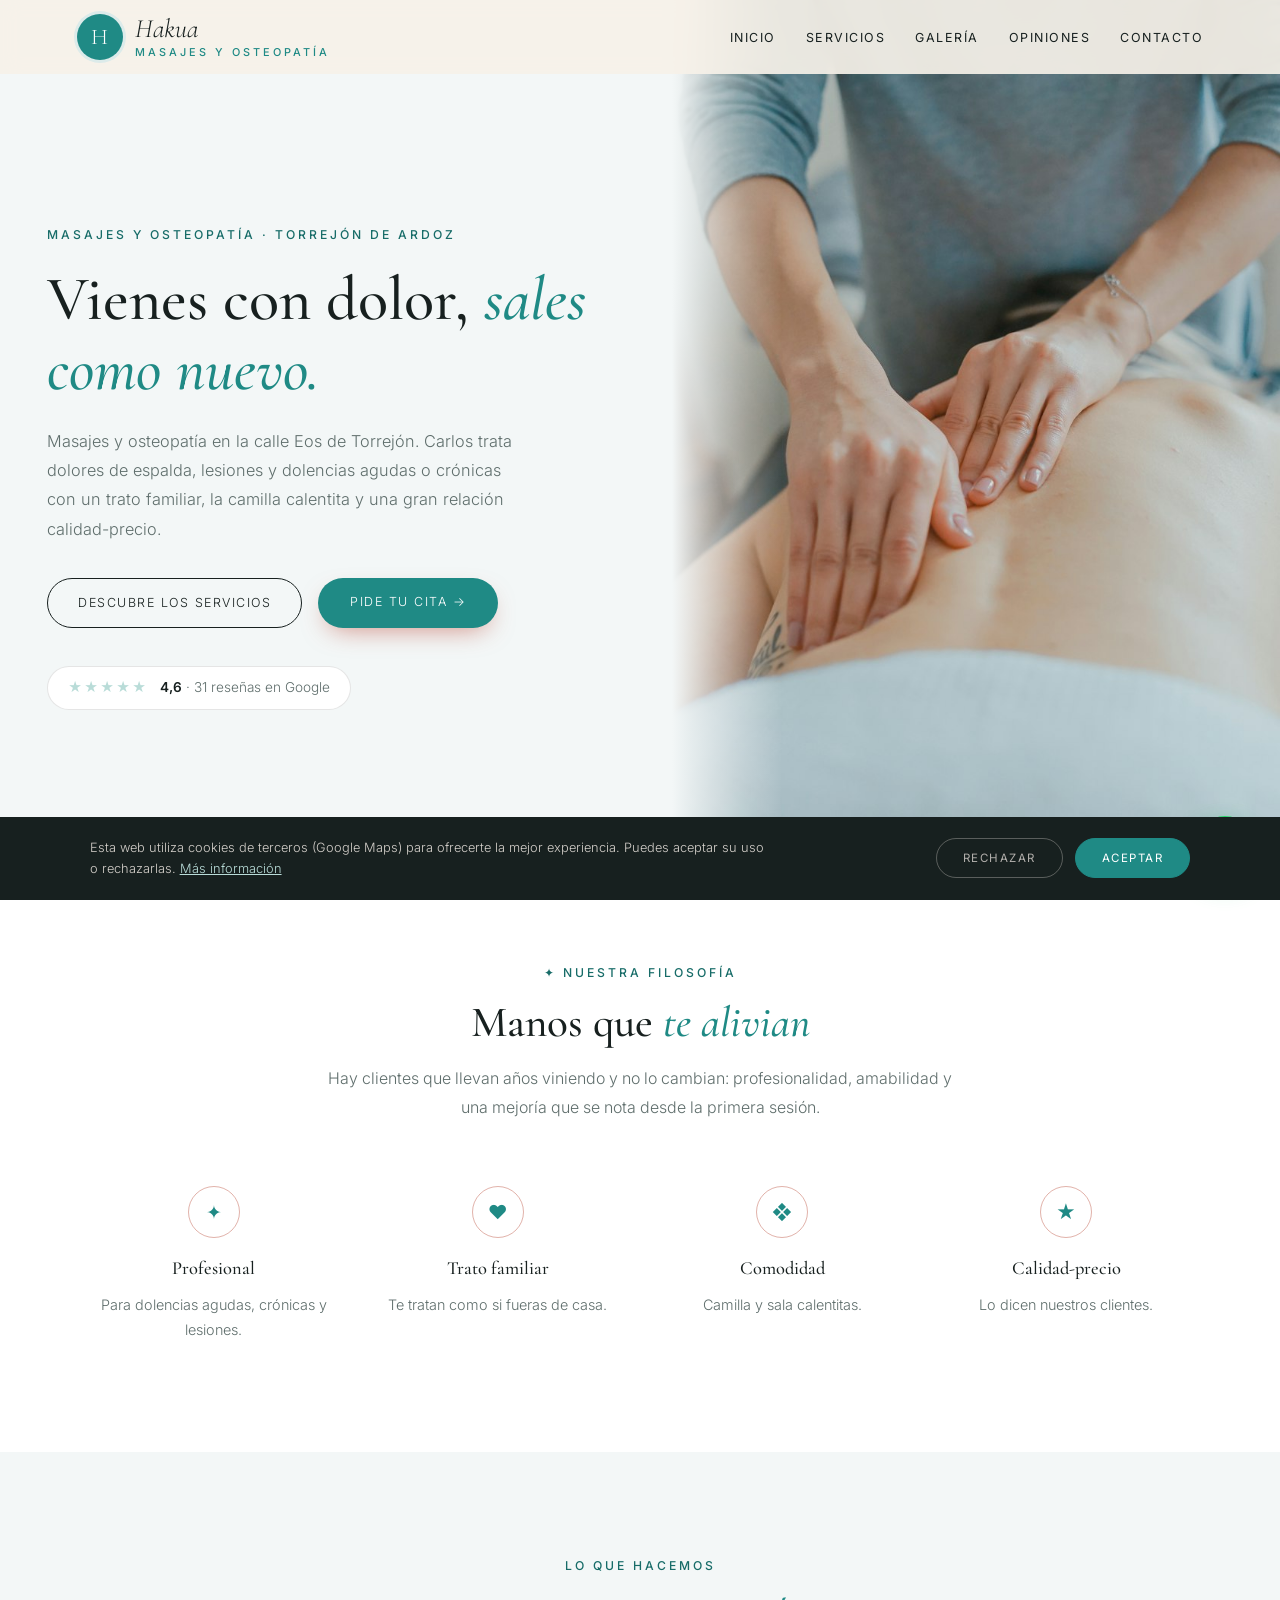
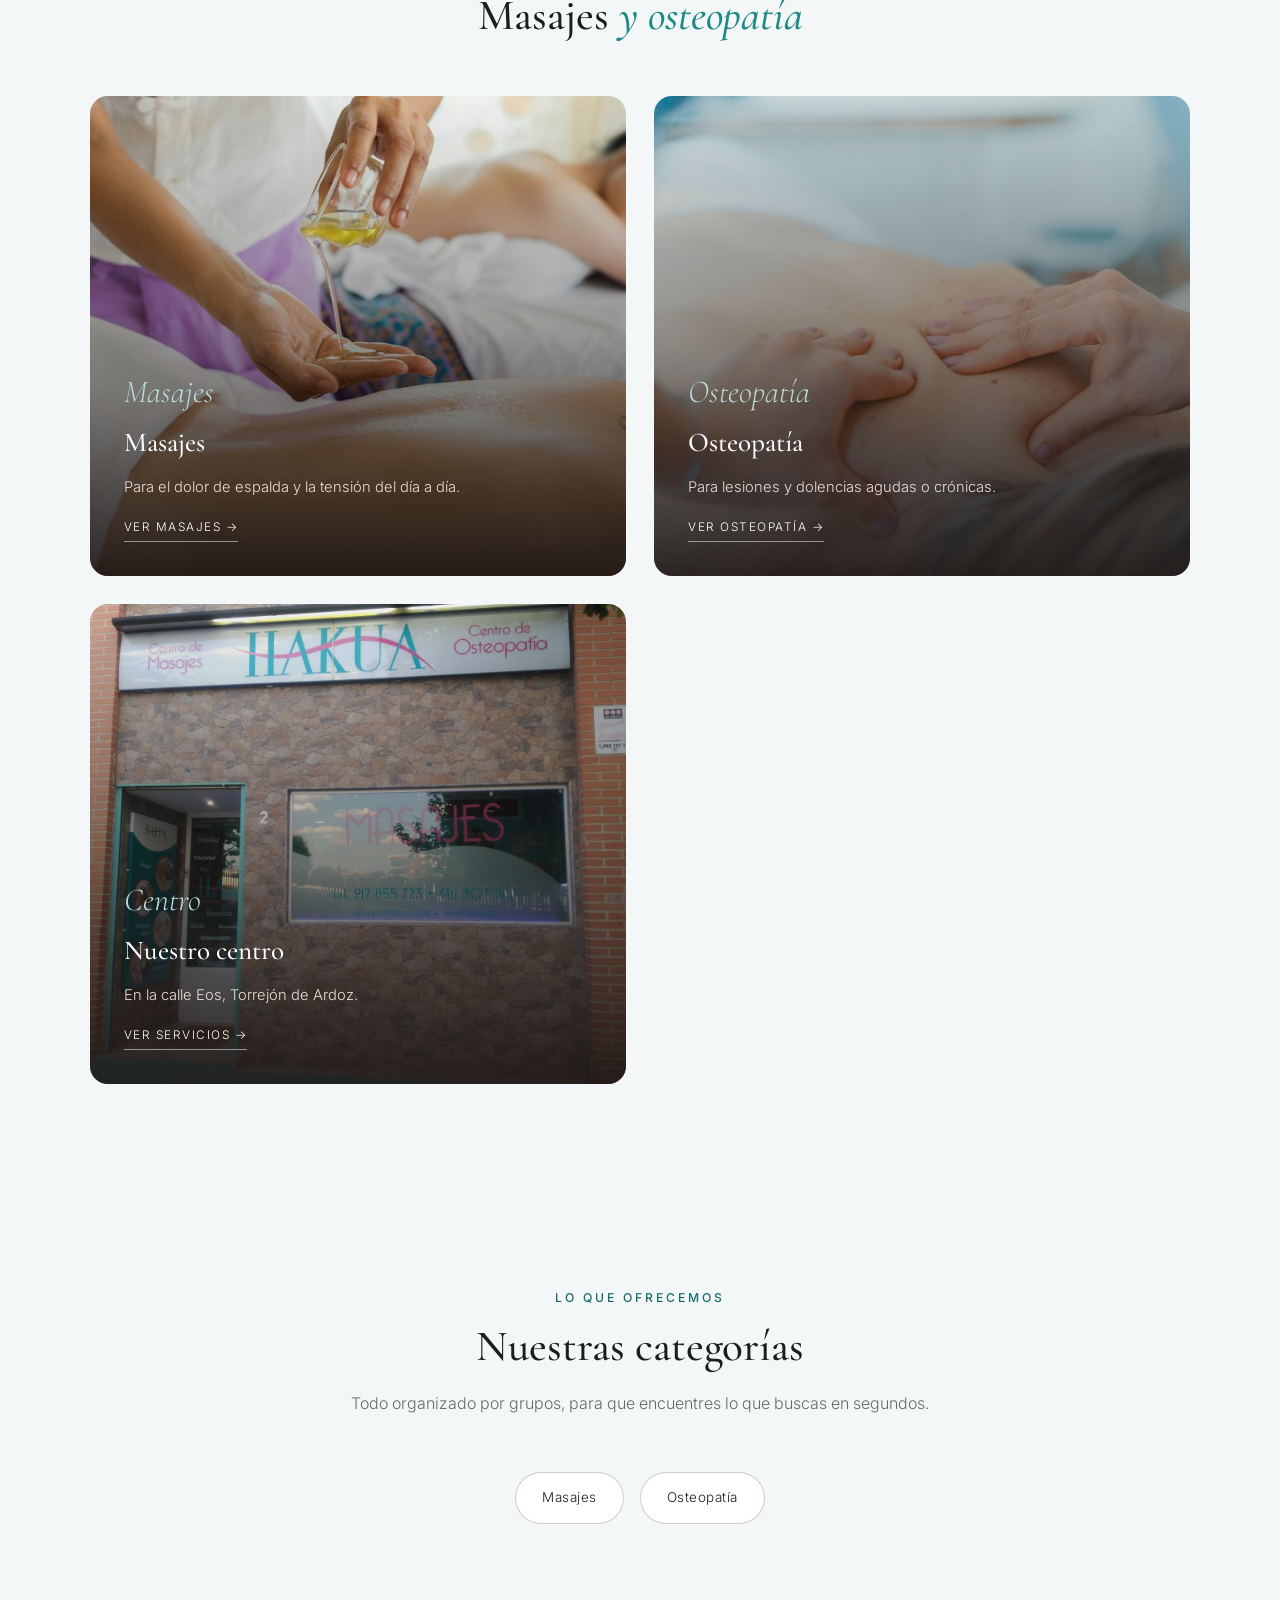
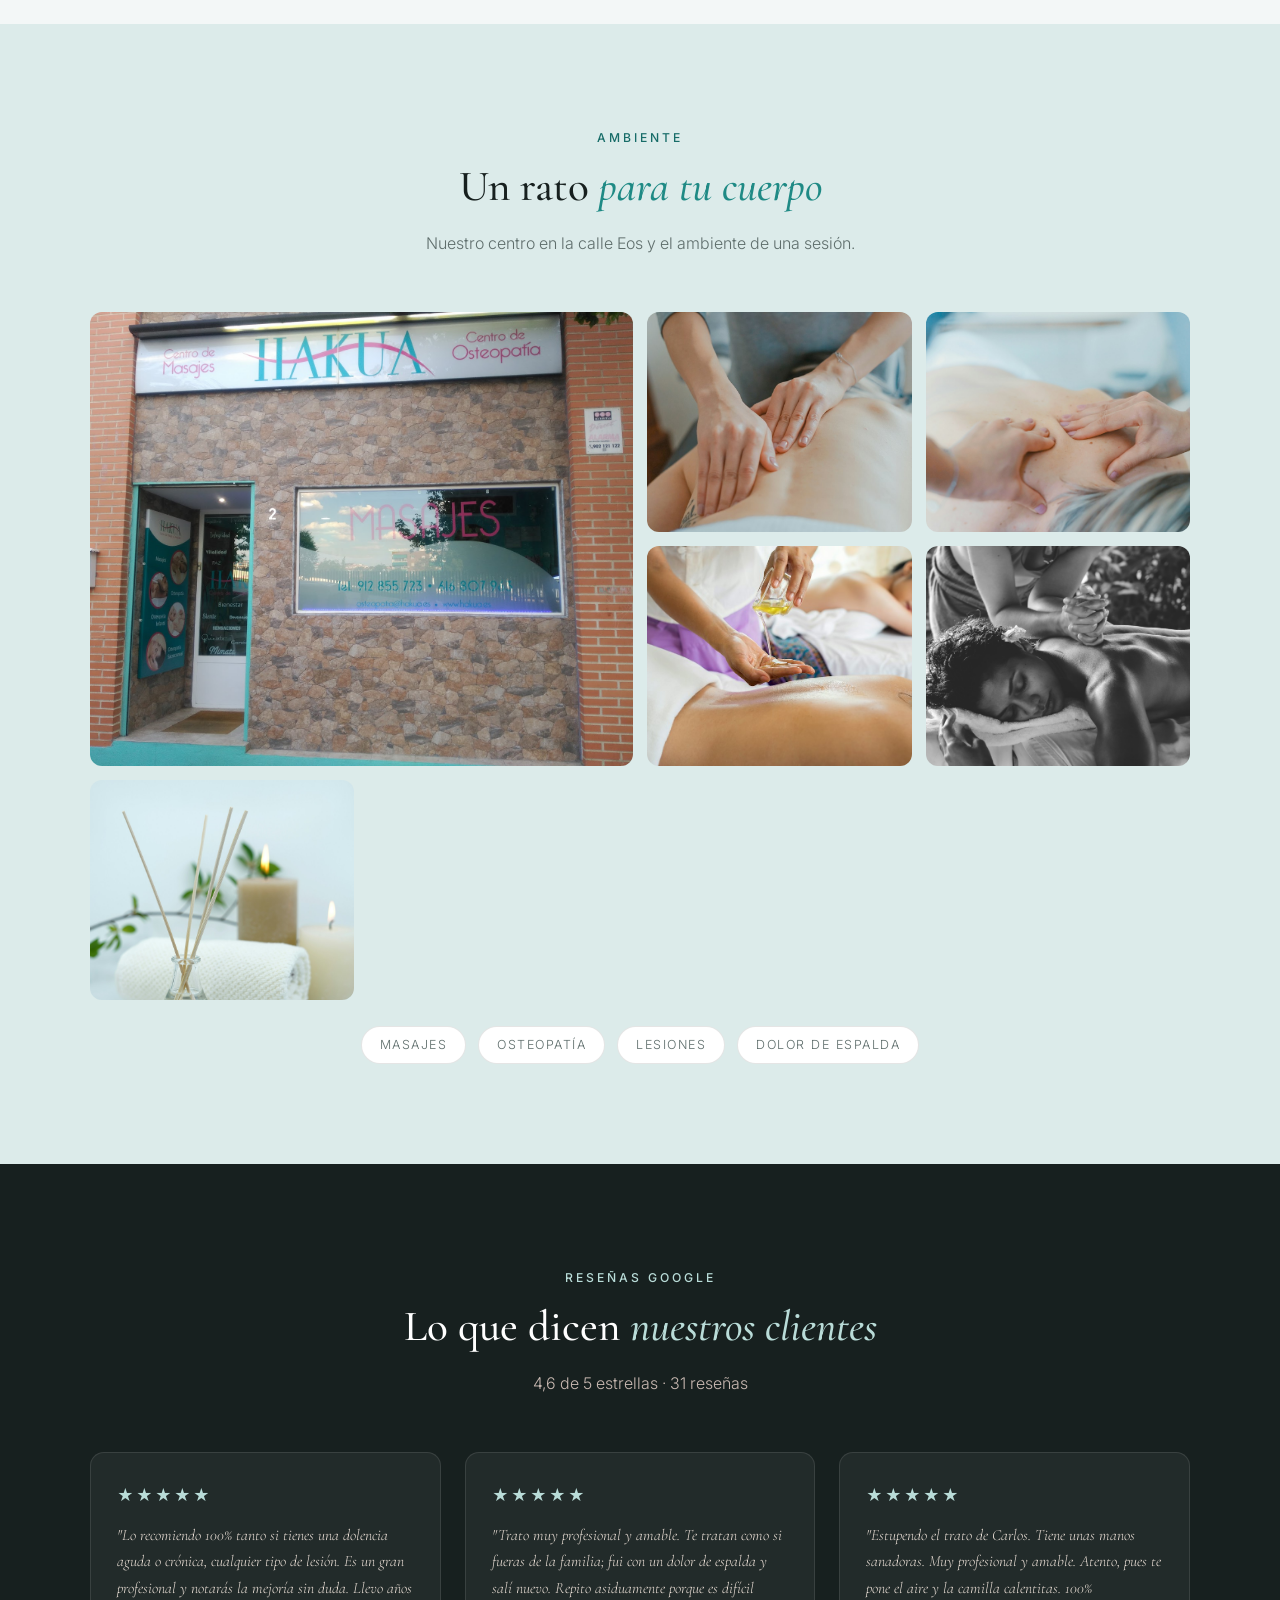
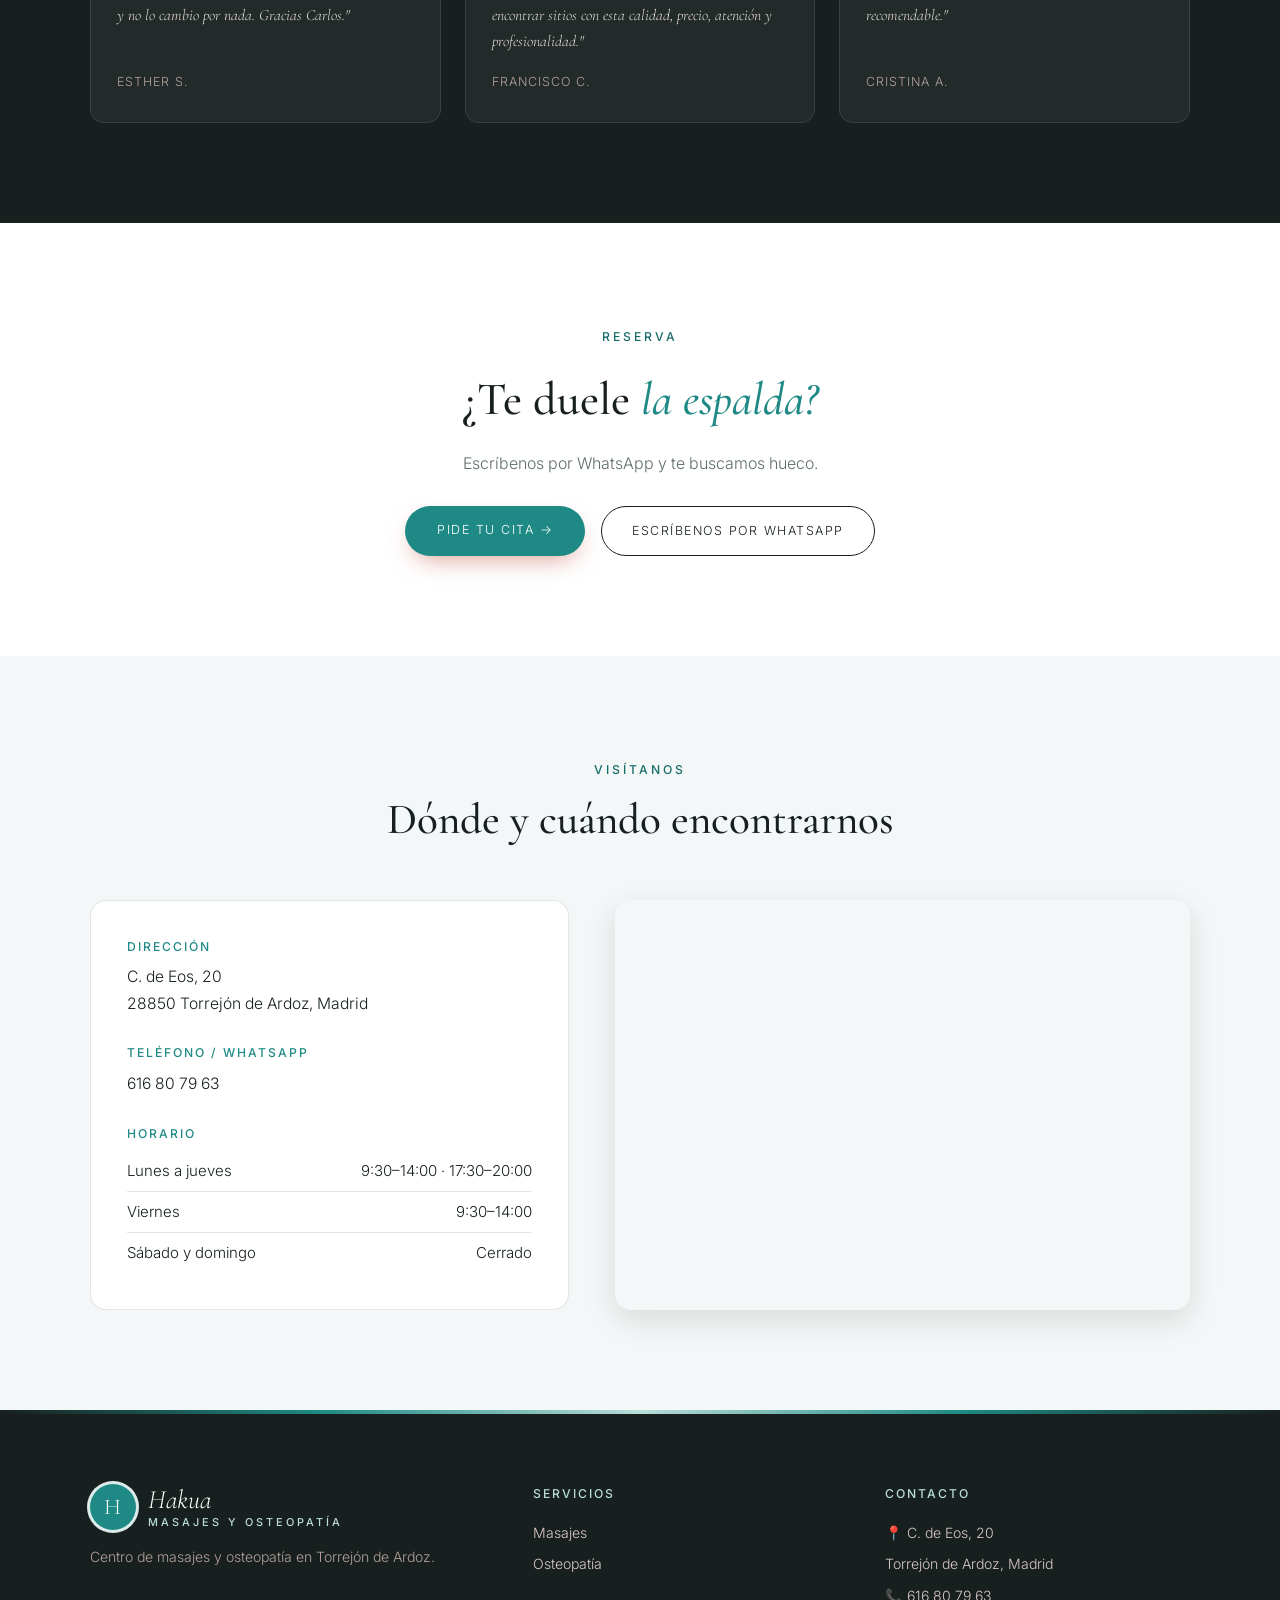
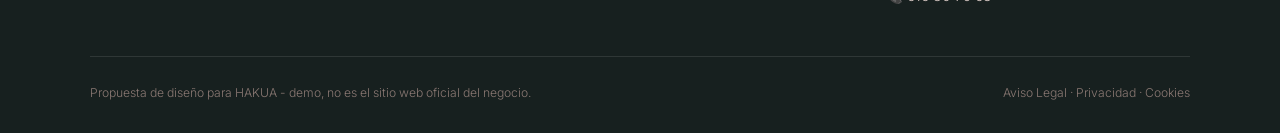
<file: index.html>
<!DOCTYPE html>
<html lang="es">
<head>
<meta charset="UTF-8">
<meta name="viewport" content="width=device-width, initial-scale=1.0">
<title>HAKUA — Centro de masajes y osteopatía en Torrejón de Ardoz</title>
<meta name="description" content="HAKUA, centro de masajes y osteopatía en C. de Eos 20, Torrejón de Ardoz. Masajes y osteopatía con Carlos para dolores de espalda, lesiones y dolencias agudas o crónicas. 4,6★ con 31 reseñas en Google.">
<meta name="theme-color" content="#17201f">
<meta property="og:title" content="HAKUA · Torrejón de Ardoz">
<meta property="og:image" content="stock_1519823551278.jpg">

<link rel="preconnect" href="https://fonts.googleapis.com"><link rel="preconnect" href="https://fonts.gstatic.com" crossorigin><link href="https://fonts.googleapis.com/css2?family=Cormorant+Garamond:ital,wght@0,500;0,600;1,500&family=Inter:wght@300;400;500;600&display=swap" rel="stylesheet">
<link rel="stylesheet" href="styles.css">
</head>
<body>

<header id="header">
  <a href="index.html" class="logo" aria-label="HAKUA, inicio"><span class="logo-mark">H</span><span class="logo-text"><span class="script">Hakua</span><small>masajes y osteopatía</small></span></a>
  <nav id="nav" aria-label="Navegación principal"><ul><li><a href="index.html#inicio">Inicio</a></li><li><a href="servicios.html">Servicios</a></li><li><a href="index.html#galeria">Galería</a></li><li><a href="index.html#opiniones">Opiniones</a></li><li><a href="index.html#contacto">Contacto</a></li></ul></nav><button class="nav-toggle" id="navToggle" aria-label="Abrir menú">☰</button>
</header>

<section class="hero" id="inicio">
  <div class="hero-text">
    <span class="eyebrow">Masajes y osteopatía · Torrejón de Ardoz</span>
    <h1>Vienes con dolor, <em>sales como nuevo.</em></h1>
    <p>Masajes y osteopatía en la calle Eos de Torrejón. Carlos trata dolores de espalda, lesiones y dolencias agudas o crónicas con un trato familiar, la camilla calentita y una gran relación calidad-precio.</p>
    <div class="hero-ctas">
      <a href="servicios.html" class="btn-outline">Descubre los servicios</a>
      <a href="https://wa.me/34616807963?text=Hola%20Carlos%2C%20he%20visto%20vuestra%20web%20y%20me%20gustar%C3%ADa%20pedir%20cita%20en%20HAKUA" class="btn-solid" target="_blank" rel="noopener">Pide tu cita →</a>
    </div>
    <a class="hero-rating" href="https://www.google.com/maps/search/?api=1&query=HAKUA,+Calle+de+Eos+20,+Torrejon+de+Ardoz" target="_blank" rel="noopener"><span class="stars">★★★★★</span><span><strong>4,6</strong> · 31 reseñas en Google</span></a>
  </div>
  <div class="hero-img"><img src="stock_1519823551278.jpg" alt="Masaje de espalda" style="object-position:center 40%;"></div>
</section>

<section class="trust">
  <div class="section-head">
    <span class="eyebrow">✦ Nuestra filosofía</span>
    <h2>Manos que <em>te alivian</em></h2>
    <p>Hay clientes que llevan años viniendo y no lo cambian: profesionalidad, amabilidad y una mejoría que se nota desde la primera sesión.</p>
  </div>
  <div class="trust-grid">
    <div class="trust-card"><span class="trust-ic">✦</span><h3>Profesional</h3><p>Para dolencias agudas, crónicas y lesiones.</p></div>
    <div class="trust-card"><span class="trust-ic">♥</span><h3>Trato familiar</h3><p>Te tratan como si fueras de casa.</p></div>
    <div class="trust-card"><span class="trust-ic">❖</span><h3>Comodidad</h3><p>Camilla y sala calentitas.</p></div>
    <div class="trust-card"><span class="trust-ic">★</span><h3>Calidad-precio</h3><p>Lo dicen nuestros clientes.</p></div>
  </div>
</section>

<section class="worlds">
  <div class="section-head">
    <span class="eyebrow">Lo que hacemos</span>
    <h2>Masajes <em>y osteopatía</em></h2>
  </div>
  <div class="worlds-grid">
    <a href="servicios.html#masajes" class="world-card"><img src="stock_1544161515.jpg" alt="Masajes"><div class="world-text"><span class="script">Masajes</span><h3>Masajes</h3><p>Para el dolor de espalda y la tensión del día a día.</p><span class="world-link">Ver masajes →</span></div></a>
    <a href="servicios.html#osteopatia" class="world-card"><img src="stock_1519824145371.jpg" alt="Osteopatía"><div class="world-text"><span class="script">Osteopatía</span><h3>Osteopatía</h3><p>Para lesiones y dolencias agudas o crónicas.</p><span class="world-link">Ver osteopatía →</span></div></a>
    <a href="servicios.html#masajes" class="world-card"><img src="maps_04.jpg" alt="Nuestro centro"><div class="world-text"><span class="script">Centro</span><h3>Nuestro centro</h3><p>En la calle Eos, Torrejón de Ardoz.</p><span class="world-link">Ver servicios →</span></div></a>
  </div>
</section>

<section>
  <div class="section-head">
    <span class="eyebrow">Lo que ofrecemos</span>
    <h2>Nuestras categorías</h2>
    <p>Todo organizado por grupos, para que encuentres lo que buscas en segundos.</p>
  </div>
  <div class="cat-pills">
    <a href="servicios.html#masajes" class="cat-pill">Masajes</a>
    <a href="servicios.html#osteopatia" class="cat-pill">Osteopatía</a>
  </div>
</section>

<section class="gallery-wrap" id="galeria">
  <div class="section-head">
    <span class="eyebrow">Ambiente</span>
    <h2>Un rato <em>para tu cuerpo</em></h2>
    <p>Nuestro centro en la calle Eos y el ambiente de una sesión.</p>
  </div>
  <div class="gallery">
    <figure class="big"><img src="maps_04.jpg" alt="Fachada de HAKUA, centro de masajes y osteopatía en Torrejón de Ardoz" loading="lazy"></figure>
    <figure><img src="stock_1519823551278.jpg" alt="Masaje de espalda" loading="lazy"></figure>
    <figure><img src="stock_1519824145371.jpg" alt="Masaje" loading="lazy"></figure>
    <figure><img src="stock_1544161515.jpg" alt="Aceite de masaje" loading="lazy"></figure>
    <figure><img src="stock_1591343395082.jpg" alt="Masaje relajante" loading="lazy"></figure>
    <figure><img src="stock_1620733723572.jpg" alt="Ambiente de relax" loading="lazy"></figure>
  </div>
  <div class="brands"><span>Masajes</span><span>Osteopatía</span><span>Lesiones</span><span>Dolor de espalda</span></div>
</section>

<section class="reviews-wrap" id="opiniones">
  <div class="section-head">
    <span class="eyebrow">Reseñas Google</span>
    <h2>Lo que dicen <em>nuestros clientes</em></h2>
    <p>4,6 de 5 estrellas · 31 reseñas</p>
  </div>
  <div class="review-grid">
    <div class="review-card"><div class="stars">★★★★★</div><p>"Lo recomiendo 100% tanto si tienes una dolencia aguda o crónica, cualquier tipo de lesión. Es un gran profesional y notarás la mejoría sin duda. Llevo años y no lo cambio por nada. Gracias Carlos."</p><cite>Esther S.</cite></div>
    <div class="review-card"><div class="stars">★★★★★</div><p>"Trato muy profesional y amable. Te tratan como si fueras de la familia; fui con un dolor de espalda y salí nuevo. Repito asiduamente porque es difícil encontrar sitios con esta calidad, precio, atención y profesionalidad."</p><cite>Francisco C.</cite></div>
    <div class="review-card"><div class="stars">★★★★★</div><p>"Estupendo el trato de Carlos. Tiene unas manos sanadoras. Muy profesional y amable. Atento, pues te pone el aire y la camilla calentitas. 100% recomendable."</p><cite>Cristina A.</cite></div>
  </div>
</section>

<section class="cta-section">
  <span class="eyebrow">Reserva</span>
  <h2>¿Te duele <em>la espalda?</em></h2>
  <p>Escríbenos por WhatsApp y te buscamos hueco.</p>
  <div class="cta-row">
    <a href="https://wa.me/34616807963?text=Hola%20Carlos%2C%20he%20visto%20vuestra%20web%20y%20me%20gustar%C3%ADa%20pedir%20cita%20en%20HAKUA" class="btn-solid" target="_blank" rel="noopener">Pide tu cita →</a>
    <a href="https://wa.me/34616807963?text=Hola%20Carlos%2C%20he%20visto%20vuestra%20web%20y%20me%20gustar%C3%ADa%20pedir%20cita%20en%20HAKUA" class="btn-outline" target="_blank" rel="noopener">Escríbenos por WhatsApp</a>
  </div>
</section>

<section class="contact-section" id="contacto">
  <div class="section-head">
    <span class="eyebrow">Visítanos</span>
    <h2>Dónde y cuándo encontrarnos</h2>
  </div>
  <div class="contact-grid">
    <div class="contact-info">
      <div class="contact-block"><h3>Dirección</h3><p>C. de Eos, 20<br>28850 Torrejón de Ardoz, Madrid</p></div>
      <div class="contact-block"><h3>Teléfono / WhatsApp</h3><p><a href="tel:+34616807963">616 80 79 63</a></p></div>
      <div class="contact-block"><h3>Horario</h3><ul class="hours-list"><li><span>Lunes a jueves</span><span>9:30–14:00 · 17:30–20:00</span></li><li><span>Viernes</span><span>9:30–14:00</span></li><li><span>Sábado y domingo</span><span>Cerrado</span></li></ul></div>
      
    </div>
    <div class="contact-map">
      <iframe title="Mapa de HAKUA" src="https://www.google.com/maps?q=HAKUA,+Calle+de+Eos+20,+Torrejon+de+Ardoz&output=embed" width="100%" height="100%" style="border:0;" allowfullscreen="" loading="lazy" referrerpolicy="no-referrer-when-downgrade"></iframe>
    </div>
  </div>
</section>

<footer>
  <div class="footer-grid">
    <div class="footer-brand">
      <a href="index.html" class="logo light"><span class="logo-mark">H</span><span class="logo-text"><span class="script">Hakua</span><small>masajes y osteopatía</small></span></a>
      <p>Centro de masajes y osteopatía en Torrejón de Ardoz.</p>
    </div>
    <div><h4>Servicios</h4><ul><li><a href="servicios.html#masajes">Masajes</a></li><li><a href="servicios.html#osteopatia">Osteopatía</a></li></ul></div>
    <div><h4>Contacto</h4><ul><li>📍 C. de Eos, 20</li><li>Torrejón de Ardoz, Madrid</li><li>📞 <a href="tel:+34616807963">616 80 79 63</a></li></ul></div>
  </div>
  <div class="footer-bottom">
    <span>Propuesta de diseño para HAKUA - demo, no es el sitio web oficial del negocio.</span>
    <span><a href="aviso-legal.html">Aviso Legal</a> &middot; <a href="politica-privacidad.html">Privacidad</a> &middot; <a href="politica-cookies.html">Cookies</a></span>
  </div>
</footer>

<div id="cookie-banner" class="cookie-banner"><p>Esta web utiliza cookies de terceros (Google Maps) para ofrecerte la mejor experiencia. Puedes aceptar su uso o rechazarlas. <a href="politica-cookies.html">Más información</a></p><div class="cookie-actions"><button onclick="setCookieChoice('rejected')" class="ck-reject">Rechazar</button><button onclick="setCookieChoice('accepted')" class="ck-accept">Aceptar</button></div></div>
<div class="social-fabs"><a class="wa-fab" href="https://wa.me/34616807963?text=Hola%20Carlos%2C%20he%20visto%20vuestra%20web%20y%20me%20gustar%C3%ADa%20pedir%20cita%20en%20HAKUA" target="_blank" rel="noopener" aria-label="Escribir por WhatsApp"><svg width="28" height="28" viewBox="0 0 24 24" fill="white"><path d="M17.5 14.4c-.3-.1-1.8-.9-2-1s-.5-.1-.7.1-.8 1-.9 1.2-.3.2-.6.1a8.2 8.2 0 0 1-2.4-1.5 9 9 0 0 1-1.7-2.1c-.2-.3 0-.5.1-.6l.4-.5.3-.5v-.5l-.9-2.2c-.2-.6-.5-.5-.7-.5h-.6a1.1 1.1 0 0 0-.8.4 3.4 3.4 0 0 0-1 2.5 5.9 5.9 0 0 0 1.2 3.1 13.5 13.5 0 0 0 5.2 4.6c2.6 1 2.6.7 3.1.6a2.6 2.6 0 0 0 1.7-1.2 2.1 2.1 0 0 0 .2-1.2c-.1-.1-.3-.2-.6-.3ZM12 21.8a9.8 9.8 0 0 1-5-1.4l-.4-.2-3.7 1 1-3.6-.2-.4A9.8 9.8 0 1 1 12 21.8Zm8.4-18.3A11.8 11.8 0 0 0 1.8 17.7L.2 23.8l6.3-1.6a11.8 11.8 0 0 0 5.6 1.4A11.8 11.8 0 0 0 20.4 3.5Z"/></svg></a></div>
<script src="main.js"></script>
</body>
</html>
</file>
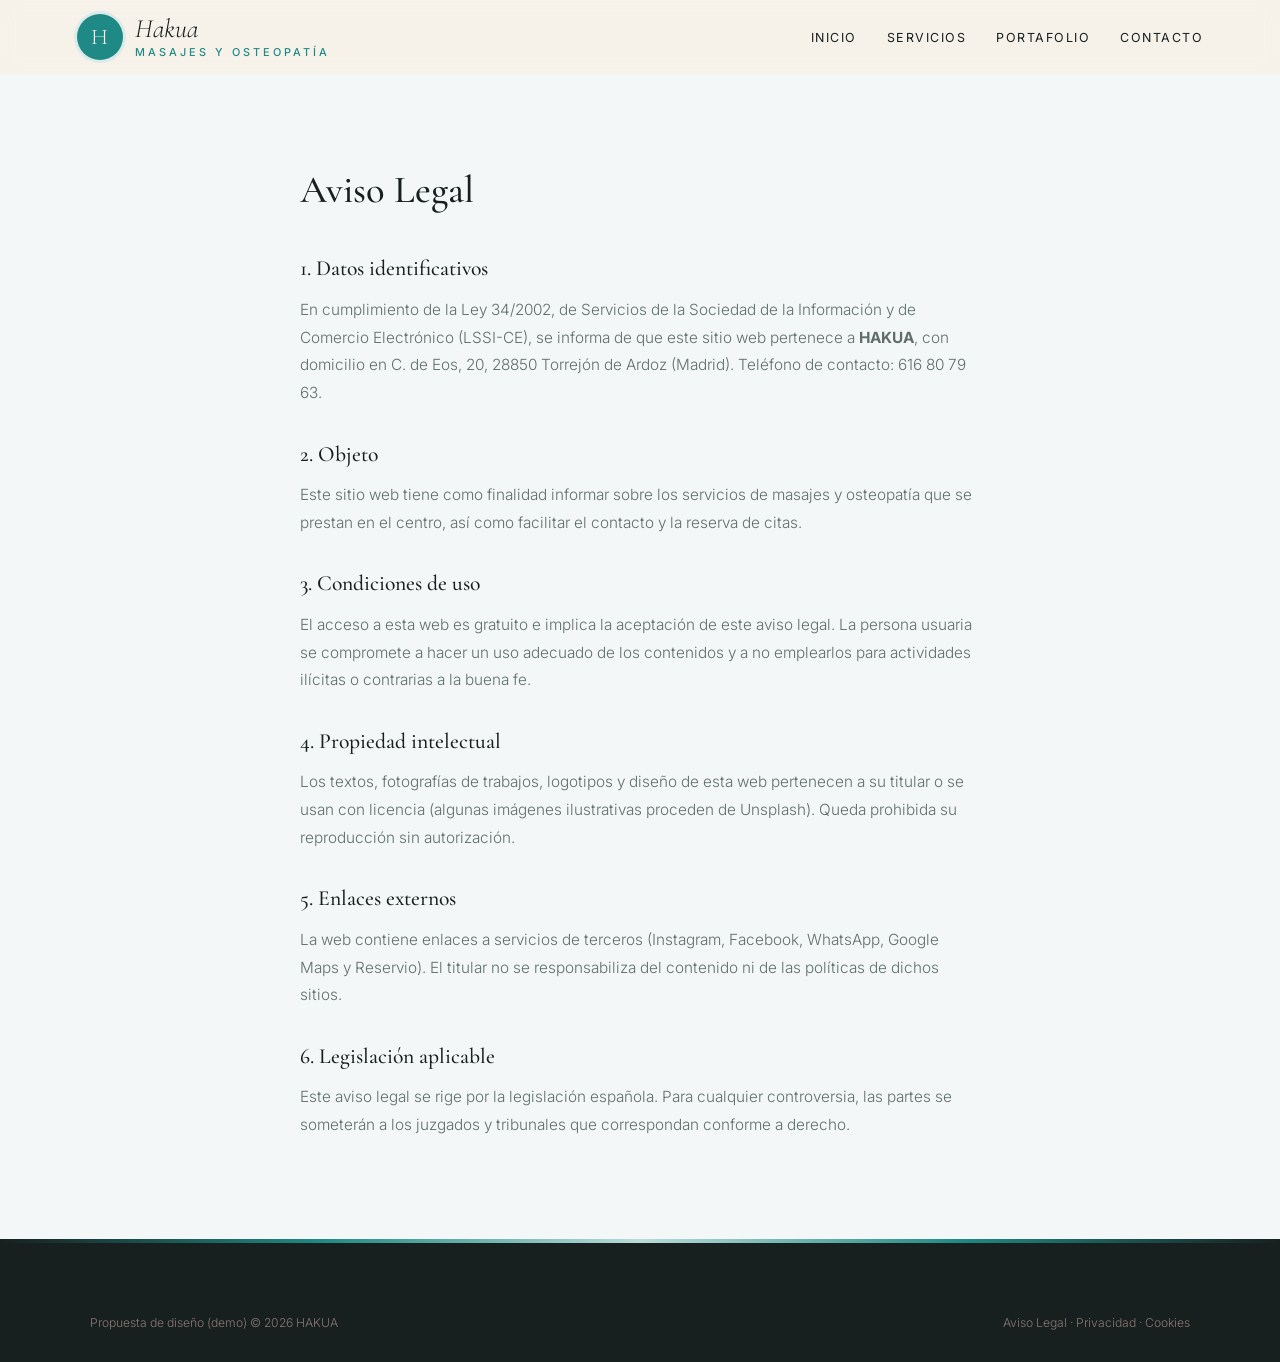
<file: aviso-legal.html>
<!DOCTYPE html>
<html lang="es">
<head>
<meta charset="UTF-8">
<meta name="viewport" content="width=device-width, initial-scale=1.0">
<title>Aviso Legal — HAKUA</title>
<meta name="robots" content="noindex">

<link rel="preconnect" href="https://fonts.googleapis.com">
<link href="https://fonts.googleapis.com/css2?family=Cormorant+Garamond:ital,wght@0,500;0,600;1,500&family=Inter:wght@300;400;500;600&display=swap" rel="stylesheet">
<link rel="stylesheet" href="styles.css">
</head>
<body>
<header id="header" class="scrolled">
  <a href="index.html" class="logo" aria-label="HAKUA, inicio">
    <span class="logo-mark">H</span>
    <span class="logo-text"><span class="script">Hakua</span><small>masajes y osteopatía</small></span>
  </a>
  <nav id="nav" aria-label="Navegación principal">
    <ul>
      <li><a href="index.html#inicio">Inicio</a></li>
      <li><a href="servicios.html">Servicios</a></li>
      <li><a href="portafolio.html">Portafolio</a></li>
      <li><a href="index.html#contacto">Contacto</a></li>
    </ul>
  </nav>
  <button class="nav-toggle" id="navToggle" aria-label="Abrir menú">☰</button>
</header>
<main class="legal"><h1>Aviso Legal</h1>
<h2>1. Datos identificativos</h2>
<p>En cumplimiento de la Ley 34/2002, de Servicios de la Sociedad de la Información y de Comercio Electrónico (LSSI-CE), se informa de que este sitio web pertenece a <strong>HAKUA</strong>, con domicilio en C. de Eos, 20, 28850 Torrejón de Ardoz (Madrid). Teléfono de contacto: 616 80 79 63.</p>
<h2>2. Objeto</h2>
<p>Este sitio web tiene como finalidad informar sobre los servicios de masajes y osteopatía que se prestan en el centro, así como facilitar el contacto y la reserva de citas.</p>
<h2>3. Condiciones de uso</h2>
<p>El acceso a esta web es gratuito e implica la aceptación de este aviso legal. La persona usuaria se compromete a hacer un uso adecuado de los contenidos y a no emplearlos para actividades ilícitas o contrarias a la buena fe.</p>
<h2>4. Propiedad intelectual</h2>
<p>Los textos, fotografías de trabajos, logotipos y diseño de esta web pertenecen a su titular o se usan con licencia (algunas imágenes ilustrativas proceden de Unsplash). Queda prohibida su reproducción sin autorización.</p>
<h2>5. Enlaces externos</h2>
<p>La web contiene enlaces a servicios de terceros (Instagram, Facebook, WhatsApp, Google Maps y Reservio). El titular no se responsabiliza del contenido ni de las políticas de dichos sitios.</p>
<h2>6. Legislación aplicable</h2>
<p>Este aviso legal se rige por la legislación española. Para cualquier controversia, las partes se someterán a los juzgados y tribunales que correspondan conforme a derecho.</p></main>
<footer>
  <div class="footer-bottom" style="margin-top:0">
    <span>Propuesta de diseño (demo) © 2026 HAKUA</span>
    <span><a href="aviso-legal.html">Aviso Legal</a> &middot; <a href="politica-privacidad.html">Privacidad</a> &middot; <a href="politica-cookies.html">Cookies</a></span>
  </div>
</footer>
<script src="main.js"></script>
</body>
</html>
</file>
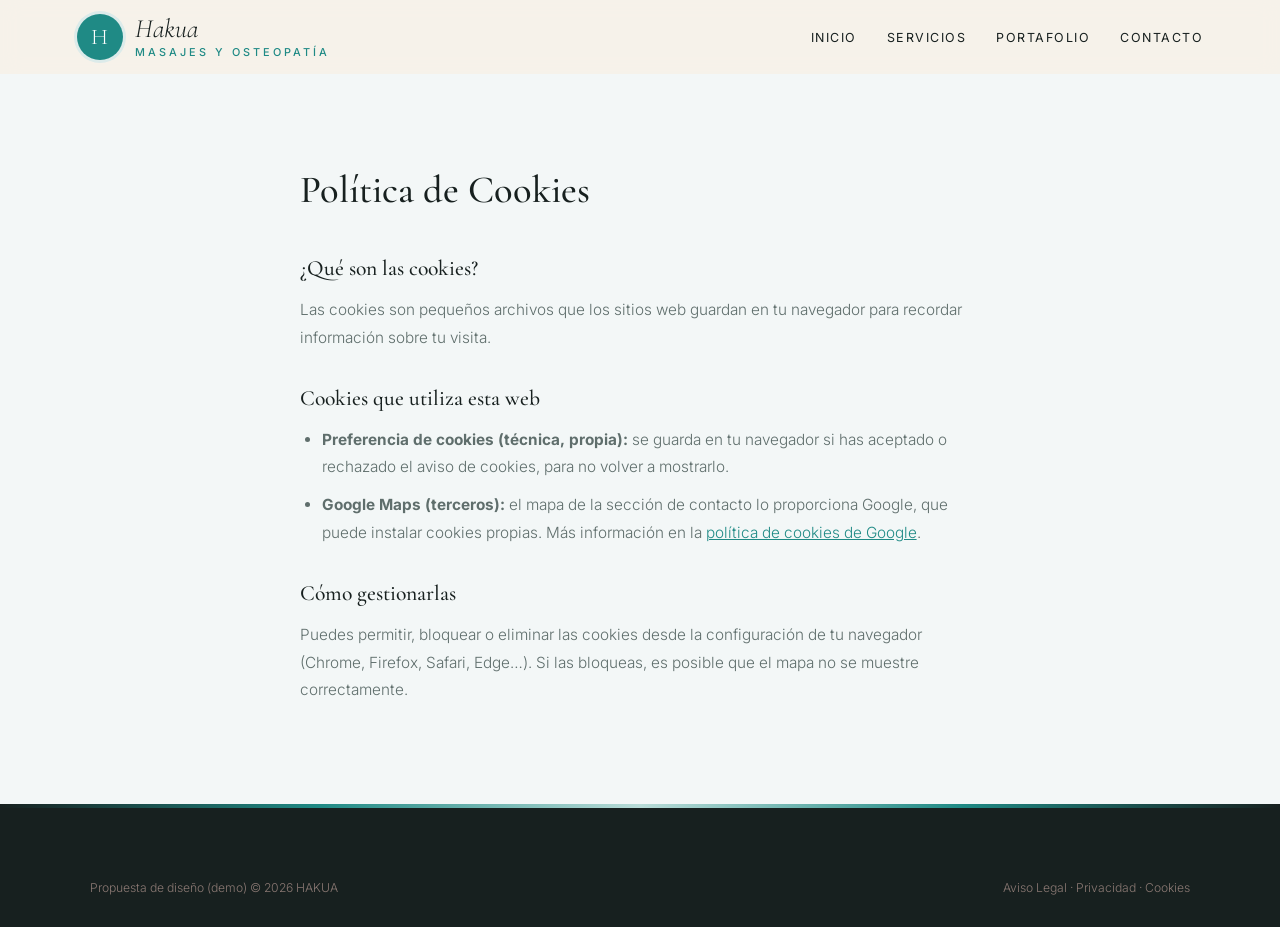
<file: politica-cookies.html>
<!DOCTYPE html>
<html lang="es">
<head>
<meta charset="UTF-8">
<meta name="viewport" content="width=device-width, initial-scale=1.0">
<title>Política de Cookies — HAKUA</title>
<meta name="robots" content="noindex">

<link rel="preconnect" href="https://fonts.googleapis.com">
<link href="https://fonts.googleapis.com/css2?family=Cormorant+Garamond:ital,wght@0,500;0,600;1,500&family=Inter:wght@300;400;500;600&display=swap" rel="stylesheet">
<link rel="stylesheet" href="styles.css">
</head>
<body>
<header id="header" class="scrolled">
  <a href="index.html" class="logo" aria-label="HAKUA, inicio">
    <span class="logo-mark">H</span>
    <span class="logo-text"><span class="script">Hakua</span><small>masajes y osteopatía</small></span>
  </a>
  <nav id="nav" aria-label="Navegación principal">
    <ul>
      <li><a href="index.html#inicio">Inicio</a></li>
      <li><a href="servicios.html">Servicios</a></li>
      <li><a href="portafolio.html">Portafolio</a></li>
      <li><a href="index.html#contacto">Contacto</a></li>
    </ul>
  </nav>
  <button class="nav-toggle" id="navToggle" aria-label="Abrir menú">☰</button>
</header>
<main class="legal"><h1>Política de Cookies</h1>
<h2>¿Qué son las cookies?</h2>
<p>Las cookies son pequeños archivos que los sitios web guardan en tu navegador para recordar información sobre tu visita.</p>
<h2>Cookies que utiliza esta web</h2>
<ul>
<li><strong>Preferencia de cookies (técnica, propia):</strong> se guarda en tu navegador si has aceptado o rechazado el aviso de cookies, para no volver a mostrarlo.</li>
<li><strong>Google Maps (terceros):</strong> el mapa de la sección de contacto lo proporciona Google, que puede instalar cookies propias. Más información en la <a href="https://policies.google.com/technologies/cookies" target="_blank" rel="noopener">política de cookies de Google</a>.</li>
</ul>
<h2>Cómo gestionarlas</h2>
<p>Puedes permitir, bloquear o eliminar las cookies desde la configuración de tu navegador (Chrome, Firefox, Safari, Edge…). Si las bloqueas, es posible que el mapa no se muestre correctamente.</p></main>
<footer>
  <div class="footer-bottom" style="margin-top:0">
    <span>Propuesta de diseño (demo) © 2026 HAKUA</span>
    <span><a href="aviso-legal.html">Aviso Legal</a> &middot; <a href="politica-privacidad.html">Privacidad</a> &middot; <a href="politica-cookies.html">Cookies</a></span>
  </div>
</footer>
<script src="main.js"></script>
</body>
</html>
</file>
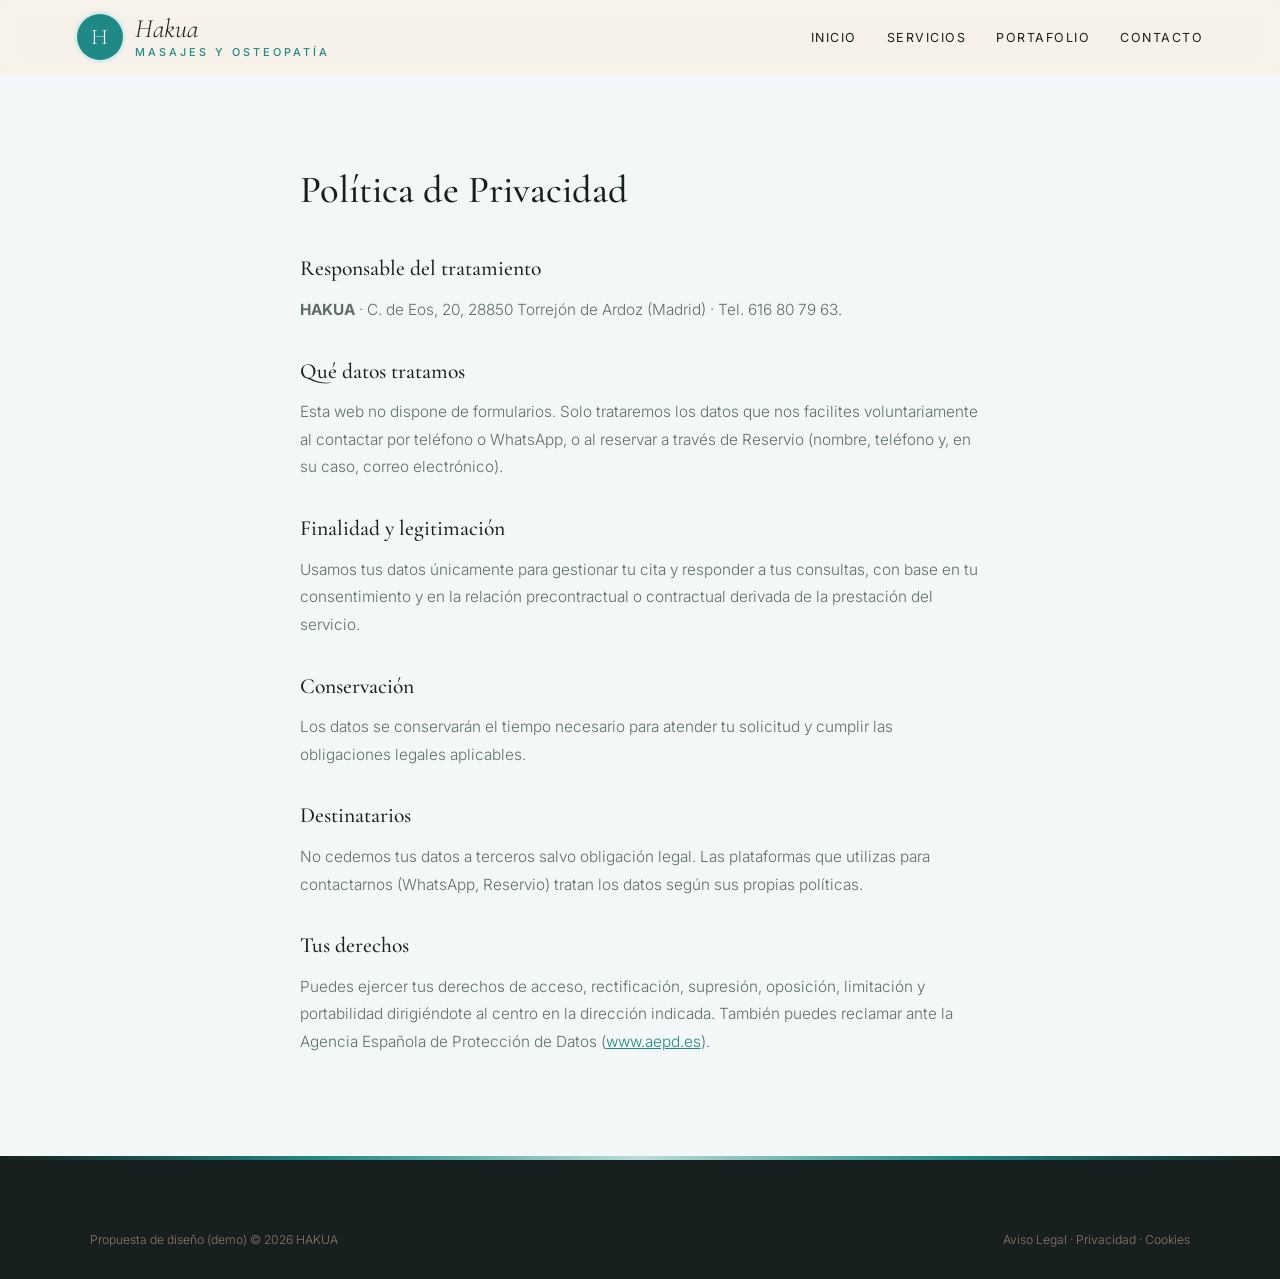
<file: politica-privacidad.html>
<!DOCTYPE html>
<html lang="es">
<head>
<meta charset="UTF-8">
<meta name="viewport" content="width=device-width, initial-scale=1.0">
<title>Política de Privacidad — HAKUA</title>
<meta name="robots" content="noindex">

<link rel="preconnect" href="https://fonts.googleapis.com">
<link href="https://fonts.googleapis.com/css2?family=Cormorant+Garamond:ital,wght@0,500;0,600;1,500&family=Inter:wght@300;400;500;600&display=swap" rel="stylesheet">
<link rel="stylesheet" href="styles.css">
</head>
<body>
<header id="header" class="scrolled">
  <a href="index.html" class="logo" aria-label="HAKUA, inicio">
    <span class="logo-mark">H</span>
    <span class="logo-text"><span class="script">Hakua</span><small>masajes y osteopatía</small></span>
  </a>
  <nav id="nav" aria-label="Navegación principal">
    <ul>
      <li><a href="index.html#inicio">Inicio</a></li>
      <li><a href="servicios.html">Servicios</a></li>
      <li><a href="portafolio.html">Portafolio</a></li>
      <li><a href="index.html#contacto">Contacto</a></li>
    </ul>
  </nav>
  <button class="nav-toggle" id="navToggle" aria-label="Abrir menú">☰</button>
</header>
<main class="legal"><h1>Política de Privacidad</h1>
<h2>Responsable del tratamiento</h2>
<p><strong>HAKUA</strong> · C. de Eos, 20, 28850 Torrejón de Ardoz (Madrid) · Tel. 616 80 79 63.</p>
<h2>Qué datos tratamos</h2>
<p>Esta web no dispone de formularios. Solo trataremos los datos que nos facilites voluntariamente al contactar por teléfono o WhatsApp, o al reservar a través de Reservio (nombre, teléfono y, en su caso, correo electrónico).</p>
<h2>Finalidad y legitimación</h2>
<p>Usamos tus datos únicamente para gestionar tu cita y responder a tus consultas, con base en tu consentimiento y en la relación precontractual o contractual derivada de la prestación del servicio.</p>
<h2>Conservación</h2>
<p>Los datos se conservarán el tiempo necesario para atender tu solicitud y cumplir las obligaciones legales aplicables.</p>
<h2>Destinatarios</h2>
<p>No cedemos tus datos a terceros salvo obligación legal. Las plataformas que utilizas para contactarnos (WhatsApp, Reservio) tratan los datos según sus propias políticas.</p>
<h2>Tus derechos</h2>
<p>Puedes ejercer tus derechos de acceso, rectificación, supresión, oposición, limitación y portabilidad dirigiéndote al centro en la dirección indicada. También puedes reclamar ante la Agencia Española de Protección de Datos (<a href="https://www.aepd.es" target="_blank" rel="noopener">www.aepd.es</a>).</p></main>
<footer>
  <div class="footer-bottom" style="margin-top:0">
    <span>Propuesta de diseño (demo) © 2026 HAKUA</span>
    <span><a href="aviso-legal.html">Aviso Legal</a> &middot; <a href="politica-privacidad.html">Privacidad</a> &middot; <a href="politica-cookies.html">Cookies</a></span>
  </div>
</footer>
<script src="main.js"></script>
</body>
</html>
</file>
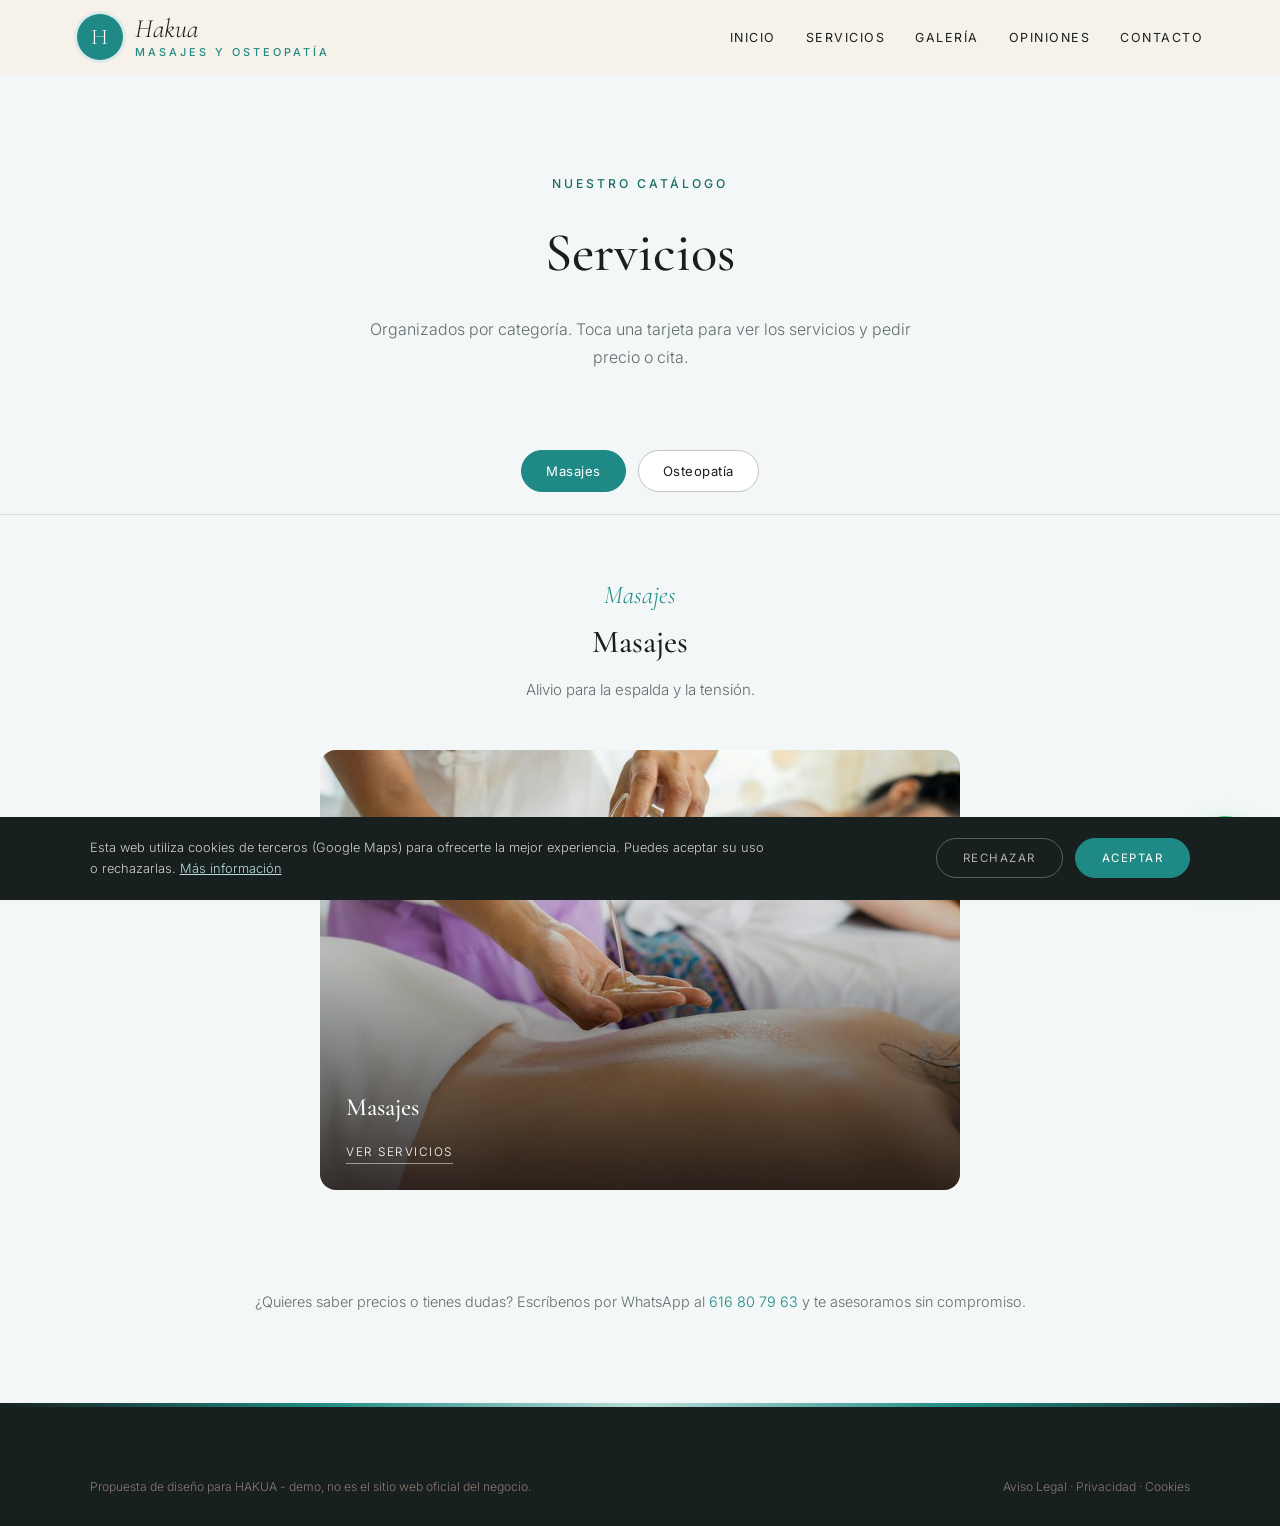
<file: servicios.html>
<!DOCTYPE html>
<html lang="es">
<head>
<meta charset="UTF-8">
<meta name="viewport" content="width=device-width, initial-scale=1.0">
<title>Servicios — HAKUA · Torrejón de Ardoz</title>
<meta name="description" content="Servicios de HAKUA en Torrejón de Ardoz.">

<link rel="preconnect" href="https://fonts.googleapis.com"><link rel="preconnect" href="https://fonts.gstatic.com" crossorigin><link href="https://fonts.googleapis.com/css2?family=Cormorant+Garamond:ital,wght@0,500;0,600;1,500&family=Inter:wght@300;400;500;600&display=swap" rel="stylesheet">
<link rel="stylesheet" href="styles.css">
</head>
<body>

<header id="header" class="scrolled">
  <a href="index.html" class="logo" aria-label="HAKUA, inicio"><span class="logo-mark">H</span><span class="logo-text"><span class="script">Hakua</span><small>masajes y osteopatía</small></span></a>
  <nav id="nav" aria-label="Navegación principal"><ul><li><a href="index.html#inicio">Inicio</a></li><li><a href="servicios.html">Servicios</a></li><li><a href="index.html#galeria">Galería</a></li><li><a href="index.html#opiniones">Opiniones</a></li><li><a href="index.html#contacto">Contacto</a></li></ul></nav><button class="nav-toggle" id="navToggle" aria-label="Abrir menú">☰</button>
</header>

<div class="page-hero">
  <span class="eyebrow">Nuestro catálogo</span>
  <h1>Servicios</h1>
  <p>Organizados por categoría. Toca una tarjeta para ver los servicios y pedir precio o cita.</p>
</div>

<div class="tabs">
  <button class="tab-btn active" data-tab="masajes">Masajes</button>
  <button class="tab-btn" data-tab="osteopatia">Osteopatía</button>
  
</div>

<div class="tab-panel active" id="masajes">
  <div class="tab-intro"><span class="script">Masajes</span><h2>Masajes</h2><p>Alivio para la espalda y la tensión.</p></div>
  <div class="cat-grid single">
    <div class="cat-card" onclick="openModal('masajes')"><img src="stock_1544161515.jpg" alt="Masajes" loading="lazy"><div class="cat-card-text"><h3>Masajes</h3><span>Ver servicios</span></div></div>
  </div>
</div>

<div class="tab-panel" id="osteopatia">
  <div class="tab-intro"><span class="script">Osteopatía</span><h2>Osteopatía</h2><p>Para lesiones y dolencias agudas o crónicas.</p></div>
  <div class="cat-grid single">
    <div class="cat-card" onclick="openModal('osteopatia')"><img src="stock_1519824145371.jpg" alt="Osteopatía" loading="lazy"><div class="cat-card-text"><h3>Osteopatía</h3><span>Ver servicios</span></div></div>
  </div>
</div>


<p class="services-note">¿Quieres saber precios o tienes dudas? Escríbenos por WhatsApp al <a href="https://wa.me/34616807963" target="_blank" rel="noopener" style="color:var(--red)">616 80 79 63</a> y te asesoramos sin compromiso.</p>

<div class="modal-overlay" id="modal-masajes"><div class="modal">
  <button class="modal-close" onclick="closeModal('masajes')" aria-label="Cerrar">×</button>
  <h3>Masajes</h3><p class="modal-sub">Alivio y bienestar</p>
  <div class="svc-row"><div><div class="svc-name">Masaje</div><span class="svc-desc"></span></div><div class="svc-price">Consultar</div></div>
  <div class="svc-row"><div><div class="svc-name">Dolor de espalda</div><span class="svc-desc"></span></div><div class="svc-price">Consultar</div></div>
  <a class="modal-cta alt" href="https://wa.me/34616807963?text=Hola%2C%20quiero%20informaci%C3%B3n%20sobre%20masajes" target="_blank" rel="noopener">Pedir cita por WhatsApp</a>
</div></div>

<div class="modal-overlay" id="modal-osteopatia"><div class="modal">
  <button class="modal-close" onclick="closeModal('osteopatia')" aria-label="Cerrar">×</button>
  <h3>Osteopatía</h3><p class="modal-sub">Lesiones y dolencias</p>
  <div class="svc-row"><div><div class="svc-name">Osteopatía</div><span class="svc-desc"></span></div><div class="svc-price">Consultar</div></div>
  <div class="svc-row"><div><div class="svc-name">Lesiones</div><span class="svc-desc"></span></div><div class="svc-price">Consultar</div></div>
  <div class="svc-row"><div><div class="svc-name">Dolencias agudas y crónicas</div><span class="svc-desc"></span></div><div class="svc-price">Consultar</div></div>
  <a class="modal-cta alt" href="https://wa.me/34616807963?text=Hola%2C%20quiero%20informaci%C3%B3n%20sobre%20osteopat%C3%ADa" target="_blank" rel="noopener">Pedir cita por WhatsApp</a>
</div></div>


<footer>
  <div class="footer-bottom" style="margin-top:0">
    <span>Propuesta de diseño para HAKUA - demo, no es el sitio web oficial del negocio.</span>
    <span><a href="aviso-legal.html">Aviso Legal</a> &middot; <a href="politica-privacidad.html">Privacidad</a> &middot; <a href="politica-cookies.html">Cookies</a></span>
  </div>
</footer>

<div id="cookie-banner" class="cookie-banner"><p>Esta web utiliza cookies de terceros (Google Maps) para ofrecerte la mejor experiencia. Puedes aceptar su uso o rechazarlas. <a href="politica-cookies.html">Más información</a></p><div class="cookie-actions"><button onclick="setCookieChoice('rejected')" class="ck-reject">Rechazar</button><button onclick="setCookieChoice('accepted')" class="ck-accept">Aceptar</button></div></div>
<div class="social-fabs"><a class="wa-fab" href="https://wa.me/34616807963?text=Hola%20Carlos%2C%20he%20visto%20vuestra%20web%20y%20me%20gustar%C3%ADa%20pedir%20cita%20en%20HAKUA" target="_blank" rel="noopener" aria-label="Escribir por WhatsApp"><svg width="28" height="28" viewBox="0 0 24 24" fill="white"><path d="M17.5 14.4c-.3-.1-1.8-.9-2-1s-.5-.1-.7.1-.8 1-.9 1.2-.3.2-.6.1a8.2 8.2 0 0 1-2.4-1.5 9 9 0 0 1-1.7-2.1c-.2-.3 0-.5.1-.6l.4-.5.3-.5v-.5l-.9-2.2c-.2-.6-.5-.5-.7-.5h-.6a1.1 1.1 0 0 0-.8.4 3.4 3.4 0 0 0-1 2.5 5.9 5.9 0 0 0 1.2 3.1 13.5 13.5 0 0 0 5.2 4.6c2.6 1 2.6.7 3.1.6a2.6 2.6 0 0 0 1.7-1.2 2.1 2.1 0 0 0 .2-1.2c-.1-.1-.3-.2-.6-.3ZM12 21.8a9.8 9.8 0 0 1-5-1.4l-.4-.2-3.7 1 1-3.6-.2-.4A9.8 9.8 0 1 1 12 21.8Zm8.4-18.3A11.8 11.8 0 0 0 1.8 17.7L.2 23.8l6.3-1.6a11.8 11.8 0 0 0 5.6 1.4A11.8 11.8 0 0 0 20.4 3.5Z"/></svg></a></div>
<script src="main.js"></script>
</body>
</html>
</file>
<file: styles.css>
:root{
  --cream:#f3f7f7; --paper:#ffffff; --tint:#dcebea; --ink:#17201f; --dark:#17201f; --muted:#5f6e6c;
  --red:#1f8a85; --red-dark:#176c68; --teal:#176c68; --gold:#b9dcd8; --line:rgba(0,0,0,.1);
  --brand-gradient:linear-gradient(90deg,#17201f,#1f8a85,#b9dcd8,#1f8a85,#17201f);
}
*{margin:0;padding:0;box-sizing:border-box;}
html{scroll-behavior:smooth;}
body{font-family:'Inter',sans-serif;background:var(--cream);color:var(--ink);overflow-x:hidden;font-weight:300;line-height:1.6;}
a{text-decoration:none;color:inherit;}
h1,h2,h3{font-family:'Cormorant Garamond',serif;font-weight:500;}
h1 em,h2 em{font-style:italic;color:var(--red);}
img{max-width:100%;display:block;}
.script{font-family:'Cormorant Garamond',serif;font-style:italic;}

/* HEADER */
header{position:fixed;top:0;left:0;right:0;z-index:100;display:flex;justify-content:space-between;align-items:center;padding:14px 6%;background:rgba(247,241,233,.92);backdrop-filter:blur(10px);-webkit-backdrop-filter:blur(10px);transition:box-shadow .3s,padding .3s;}
header.scrolled{box-shadow:0 2px 24px rgba(28,22,20,.1);padding:8px 6%;}
.logo{display:flex;align-items:center;gap:12px;color:var(--dark);}
.logo-badge{width:58px;height:58px;border-radius:50%;object-fit:cover;box-shadow:0 0 0 2px var(--gold),0 6px 16px rgba(28,22,20,.15);transition:width .3s,height .3s;}
header.scrolled .logo-badge{width:46px;height:46px;}
.logo-text{display:flex;flex-direction:column;line-height:1;}
.logo-text .script{font-size:1.65rem;color:var(--dark);}
.logo-text small{font-size:.68rem;letter-spacing:3px;text-transform:uppercase;color:var(--red);margin-top:4px;font-weight:500;}
.logo.light .logo-text .script{color:#fff;}
.logo.light .logo-text small{color:var(--gold);}
nav ul{list-style:none;display:flex;gap:30px;}
nav a{font-size:.78rem;letter-spacing:1.5px;text-transform:uppercase;font-weight:400;position:relative;padding:4px 0;}
nav a::after{content:"";position:absolute;left:0;bottom:-2px;height:1px;width:100%;background:var(--red);transform:scaleX(0);transform-origin:right;transition:transform .3s;}
nav a:hover::after{transform:scaleX(1);transform-origin:left;}
.nav-toggle{display:none;font-size:1.6rem;background:none;border:none;color:var(--dark);cursor:pointer;}

/* BOTONES */
.btn-outline{display:inline-block;border:1px solid var(--dark);color:var(--dark);padding:14px 30px;font-size:.78rem;letter-spacing:1.5px;text-transform:uppercase;border-radius:40px;transition:all .25s;}
.btn-outline:hover{background:var(--dark);color:var(--cream);}
.btn-outline.light{border-color:rgba(255,255,255,.5);color:#fff;}
.btn-outline.light:hover{background:#fff;color:var(--dark);}
.btn-solid{display:inline-block;background:var(--red);color:#fff;padding:14px 32px;font-size:.78rem;letter-spacing:1.5px;text-transform:uppercase;border-radius:40px;transition:transform .25s,box-shadow .25s,background .25s;box-shadow:0 10px 26px -10px rgba(181,64,44,.6);}
.btn-solid:hover{transform:translateY(-2px);background:var(--red-dark);}

/* HERO */
.hero{min-height:95vh;display:grid;grid-template-columns:1.05fr .95fr;align-items:stretch;padding:0;}
.hero-text{display:flex;flex-direction:column;justify-content:center;padding:150px 7% 70px;}
.eyebrow{display:inline-block;color:var(--teal);text-transform:uppercase;letter-spacing:3px;font-size:.76rem;font-weight:500;}
.hero-text .eyebrow{margin-bottom:20px;}
.hero-text h1{font-size:clamp(2.4rem,5vw,3.9rem);line-height:1.12;margin-bottom:22px;color:var(--dark);}
.hero-text p{font-size:1.02rem;color:var(--muted);max-width:470px;line-height:1.8;margin-bottom:34px;}
.hero-ctas{display:flex;gap:16px;flex-wrap:wrap;}
.hero-rating{display:inline-flex;align-items:center;gap:12px;margin-top:38px;padding:10px 20px;border:1px solid var(--line);border-radius:40px;background:var(--paper);font-size:.85rem;color:var(--muted);align-self:flex-start;}
.hero-rating strong{color:var(--dark);font-weight:600;}
.stars{color:var(--gold);letter-spacing:2px;}
.hero-img{position:relative;overflow:hidden;}
.hero-img img{width:100%;height:100%;object-fit:cover;position:absolute;inset:0;}
.hero-img::after{content:"";position:absolute;inset:0;background:linear-gradient(90deg,var(--cream) 0%,rgba(247,241,233,0) 18%);}

/* SECCIONES */
section{padding:100px 7%;}
.section-head{text-align:center;max-width:640px;margin:0 auto 54px;}
.section-head h2{font-size:clamp(1.9rem,4vw,2.7rem);margin-top:12px;color:var(--dark);line-height:1.2;}
.section-head p{margin-top:16px;color:var(--muted);line-height:1.8;}

.trust{background:var(--paper);border-top:4px solid transparent;border-image:var(--brand-gradient) 1;}
.trust-grid{display:grid;grid-template-columns:repeat(auto-fit,minmax(230px,1fr));gap:36px;max-width:1150px;margin:0 auto;}
.trust-card{text-align:center;padding:10px;}
.trust-ic{display:inline-grid;place-items:center;width:52px;height:52px;border-radius:50%;border:1px solid rgba(181,64,44,.4);color:var(--red);font-size:1.2rem;margin-bottom:16px;}
.trust-card h3{font-size:1.15rem;color:var(--dark);margin-bottom:10px;}
.trust-card p{font-size:.9rem;color:var(--muted);line-height:1.7;}

/* DOS MUNDOS */
.worlds{background:var(--cream);}
.worlds-grid{display:grid;grid-template-columns:1fr 1fr;gap:28px;max-width:1150px;margin:0 auto;}
.world-card{position:relative;border-radius:18px;overflow:hidden;min-height:480px;display:flex;align-items:flex-end;color:#fff;}
.world-card img{position:absolute;inset:0;width:100%;height:100%;object-fit:cover;transition:transform .6s;}
.world-card:hover img{transform:scale(1.05);}
.world-card::after{content:"";position:absolute;inset:0;background:linear-gradient(to top,rgba(28,22,20,.92) 0%,rgba(28,22,20,.35) 55%,rgba(28,22,20,.05) 100%);}
.world-text{position:relative;z-index:2;padding:34px;}
.world-text .script{font-size:2rem;color:var(--gold);}
.world-text h3{font-size:1.7rem;margin:4px 0 10px;}
.world-text p{font-size:.92rem;color:#eadfd6;line-height:1.7;max-width:440px;}
.world-link{display:inline-block;margin-top:18px;font-size:.74rem;letter-spacing:1.5px;text-transform:uppercase;border-bottom:1px solid rgba(255,255,255,.5);padding-bottom:4px;}

/* PILLS */
.cat-pills{display:flex;flex-wrap:wrap;gap:16px;justify-content:center;max-width:1000px;margin:0 auto;}
.cat-pill{border:1px solid rgba(43,33,29,.22);padding:14px 26px;border-radius:30px;font-size:.84rem;letter-spacing:.5px;transition:all .2s;background:var(--paper);}
.cat-pill:hover{background:var(--red);color:#fff;border-color:var(--red);}

/* GALERIA */
.gallery-wrap{background:var(--tint);}
.gallery{max-width:1200px;margin:0 auto;display:grid;grid-template-columns:repeat(4,1fr);grid-auto-rows:220px;gap:14px;}
.gallery figure{overflow:hidden;border-radius:12px;margin:0;}
.gallery img{width:100%;height:100%;object-fit:cover;transition:transform .5s;}
.gallery figure:hover img{transform:scale(1.05);}
.gallery .big{grid-column:span 2;grid-row:span 2;}

/* RESEÑAS */
.reviews-wrap{background:var(--dark);color:#fff;position:relative;}
.reviews-wrap .section-head h2{color:#fff;}
.reviews-wrap .section-head h2 em{color:var(--gold);}
.reviews-wrap .section-head p{color:#c9b9b2;}
.reviews-wrap .eyebrow{color:var(--gold);}
.review-grid{display:grid;grid-template-columns:repeat(auto-fit,minmax(300px,1fr));gap:24px;max-width:1150px;margin:0 auto;}
.review-card{background:rgba(255,255,255,.05);border:1px solid rgba(255,255,255,.1);padding:30px 26px;border-radius:14px;display:flex;flex-direction:column;}
.review-card .stars{margin-bottom:14px;}
.review-card p{font-family:'Cormorant Garamond',serif;font-size:.98rem;color:#eadfd6;line-height:1.7;font-style:italic;margin-bottom:16px;flex:1;}
.review-card cite{font-size:.78rem;color:#b3a099;font-style:normal;text-transform:uppercase;letter-spacing:1px;}

/* CTA */
.cta-section{text-align:center;background:var(--paper);}
.cta-section h2{font-size:clamp(2rem,4vw,2.9rem);color:var(--dark);margin:14px 0 14px;}
.cta-section p{color:var(--muted);margin-bottom:30px;}
.cta-row{display:flex;gap:16px;justify-content:center;flex-wrap:wrap;}

/* CONTACTO */
.contact-section{background:var(--cream);}
.contact-grid{display:grid;grid-template-columns:1fr 1.2fr;gap:46px;max-width:1150px;margin:0 auto;align-items:stretch;}
.contact-info{display:flex;flex-direction:column;gap:26px;background:var(--paper);border:1px solid var(--line);border-radius:16px;padding:36px;}
.contact-block h3{font-family:'Inter',sans-serif;font-size:.76rem;text-transform:uppercase;letter-spacing:2px;color:var(--red);font-weight:500;margin-bottom:8px;}
.contact-block p{font-size:.98rem;color:var(--ink);line-height:1.7;}
.contact-block a:hover{color:var(--red);}
.hours-list{list-style:none;}
.hours-list li{display:flex;justify-content:space-between;gap:20px;padding:8px 0;border-bottom:1px solid var(--line);font-size:.94rem;}
.hours-list li:last-child{border-bottom:none;}
.contact-map{border-radius:16px;overflow:hidden;min-height:380px;box-shadow:0 10px 30px rgba(28,22,20,.12);}
.contact-map iframe{display:block;min-height:380px;}

/* FOOTER */
footer{background:var(--dark);color:#d9c9c5;padding:70px 7% 30px;border-top:4px solid transparent;border-image:var(--brand-gradient) 1;}
.footer-grid{display:grid;grid-template-columns:1.3fr 1fr 1fr;gap:46px;max-width:1200px;margin:0 auto;padding-bottom:40px;border-bottom:1px solid rgba(255,255,255,.1);}
.footer-brand p{font-size:.88rem;color:#b3a09a;margin-top:16px;}
footer h4{font-size:.76rem;text-transform:uppercase;letter-spacing:2px;color:var(--gold);margin-bottom:18px;font-weight:500;}
footer ul{list-style:none;}
footer li{margin-bottom:9px;font-size:.88rem;color:#d9c9c5;}
footer a:hover{color:var(--gold);}
.footer-bottom{max-width:1200px;margin:26px auto 0;display:flex;justify-content:space-between;flex-wrap:wrap;gap:10px;font-size:.76rem;color:#8a7873;}
.footer-bottom a{color:#8a7873;}

/* FABS */
.social-fabs{position:fixed;bottom:26px;right:26px;z-index:200;display:flex;flex-direction:column;gap:14px;align-items:center;}
.social-fabs a{width:52px;height:52px;border-radius:50%;display:flex;align-items:center;justify-content:center;box-shadow:0 10px 24px rgba(0,0,0,.2);transition:transform .2s;}
.social-fabs a:hover{transform:scale(1.08);}
.wa-fab{width:58px !important;height:58px !important;background:#25D366;box-shadow:0 10px 26px rgba(37,211,102,.45) !important;}
.ig-fab{background:radial-gradient(circle at 30% 110%,#fdf497 0%,#fdf497 5%,#fd5949 45%,#d6249f 60%,#285AEB 90%);}
.fb-fab{background:#1877F2;}

/* COOKIES */
.cookie-banner{display:none;position:fixed;bottom:0;left:0;right:0;z-index:300;background:var(--dark);padding:20px 7%;flex-wrap:wrap;align-items:center;justify-content:space-between;gap:16px;}
.cookie-banner p{font-size:.8rem;color:rgba(245,237,232,.85);line-height:1.7;max-width:680px;}
.cookie-banner p a{color:var(--gold);text-decoration:underline;}
.cookie-actions{display:flex;gap:12px;flex-shrink:0;}
.cookie-actions button{font-family:'Inter',sans-serif;font-size:.72rem;letter-spacing:1.5px;text-transform:uppercase;padding:12px 26px;cursor:pointer;border-radius:30px;}
.ck-reject{background:transparent;color:rgba(245,237,232,.7);border:1px solid rgba(245,237,232,.3);}
.ck-accept{background:var(--red);color:#fff;border:1px solid var(--red);}

/* PÁGINAS INTERIORES */
.page-hero{padding:170px 7% 60px;text-align:center;background:var(--cream);}
.page-hero h1{font-size:clamp(2.3rem,5vw,3.4rem);margin-top:14px;color:var(--dark);}
.page-hero p{color:var(--muted);max-width:580px;margin:18px auto 0;line-height:1.8;}
.tabs{position:sticky;top:74px;z-index:50;background:var(--cream);padding:18px 7% 22px;display:flex;gap:12px;justify-content:center;flex-wrap:wrap;border-bottom:1px solid var(--line);}
.tab-btn{border:1px solid rgba(43,33,29,.25);background:var(--paper);padding:12px 24px;border-radius:30px;font-family:'Inter',sans-serif;font-size:.82rem;letter-spacing:.5px;color:var(--ink);cursor:pointer;transition:all .2s;}
.tab-btn.active,.tab-btn:hover{background:var(--red);color:#fff;border-color:var(--red);}
.tab-panel{display:none;padding:60px 7% 100px;max-width:1200px;margin:0 auto;}
.tab-panel.active{display:block;animation:fadeIn .5s;}
@keyframes fadeIn{from{opacity:0;transform:translateY(12px)}to{opacity:1;transform:none}}
.tab-intro{text-align:center;max-width:600px;margin:0 auto 46px;}
.tab-intro .script{font-size:1.6rem;color:var(--red);}
.tab-intro h2{font-size:2rem;color:var(--dark);}
.tab-intro p{color:var(--muted);margin-top:10px;line-height:1.75;font-size:.94rem;}

.cat-grid{display:grid;grid-template-columns:repeat(auto-fit,minmax(280px,1fr));gap:28px;}
.cat-grid.single{grid-template-columns:1fr;max-width:640px;margin:0 auto;}
.cat-grid.single .cat-card{height:440px;}
.cat-card{position:relative;border-radius:16px;overflow:hidden;height:360px;cursor:pointer;background:var(--tint);}
.cat-card img{width:100%;height:100%;object-fit:cover;transition:transform .5s;}
.cat-card:hover img{transform:scale(1.06);}
.cat-card::after{content:'';position:absolute;inset:0;background:linear-gradient(to top,rgba(28,22,20,.88) 0%,rgba(28,22,20,.15) 55%,transparent 100%);}
.cat-card-text{position:absolute;bottom:0;left:0;right:0;padding:26px;z-index:2;}
.cat-card-text h3{color:#fff;font-size:1.55rem;margin-bottom:10px;}
.cat-card-text span{color:#fff;font-size:.74rem;text-transform:uppercase;letter-spacing:1.5px;border-bottom:1px solid rgba(255,255,255,.5);padding-bottom:4px;}

.modal-overlay{display:none;position:fixed;inset:0;background:rgba(28,22,20,.78);z-index:300;align-items:center;justify-content:center;padding:20px;}
.modal-overlay.open{display:flex;}
.modal{background:var(--paper);max-width:560px;width:100%;max-height:85vh;overflow-y:auto;border-radius:16px;padding:40px;position:relative;}
.modal-close{position:absolute;top:16px;right:20px;background:none;border:none;font-size:1.7rem;color:var(--ink);cursor:pointer;}
.modal h3{font-size:1.8rem;color:var(--dark);margin-bottom:6px;}
.modal .modal-sub{color:var(--muted);font-size:.86rem;margin-bottom:22px;}
.svc-row{display:flex;justify-content:space-between;align-items:center;padding:16px 0;border-bottom:1px solid var(--line);gap:16px;}
.svc-row:last-of-type{border-bottom:none;}
.svc-name{font-size:.98rem;color:var(--ink);font-weight:400;}
.svc-desc{font-size:.8rem;color:var(--muted);display:block;margin-top:3px;line-height:1.5;}
.svc-price{font-size:.72rem;color:var(--red);text-transform:uppercase;letter-spacing:1px;white-space:nowrap;font-weight:500;}
.modal-cta{display:block;text-align:center;background:var(--red);color:#fff;padding:14px;border-radius:30px;margin-top:26px;font-size:.8rem;text-transform:uppercase;letter-spacing:1.5px;}
.modal-cta.alt{background:#25D366;margin-top:10px;}
.services-note{text-align:center;color:var(--muted);font-size:.9rem;padding:0 7% 90px;}

.portfolio-grid{display:grid;grid-template-columns:repeat(auto-fill,minmax(260px,1fr));gap:18px;}
.portfolio-grid figure{border-radius:14px;overflow:hidden;aspect-ratio:4/5;cursor:zoom-in;background:var(--tint);}
.portfolio-grid img{width:100%;height:100%;object-fit:cover;transition:transform .5s;}
.portfolio-grid figure:hover img{transform:scale(1.05);}
.lightbox{display:none;position:fixed;inset:0;z-index:400;background:rgba(15,12,10,.94);align-items:center;justify-content:center;padding:30px;cursor:zoom-out;}
.lightbox.open{display:flex;}
.lightbox img{max-width:100%;max-height:90vh;border-radius:10px;}

.legal{max-width:860px;margin:0 auto;padding:160px 7% 90px;}
.legal h1{font-size:2.4rem;color:var(--dark);margin-bottom:26px;}
.legal h2{font-size:1.35rem;color:var(--dark);margin:30px 0 10px;}
.legal p,.legal li{color:var(--muted);line-height:1.8;margin-bottom:10px;font-size:.96rem;}
.legal ul{padding-left:22px;}
.legal a{color:var(--red);text-decoration:underline;}

@media(max-width:900px){
  .hero{grid-template-columns:1fr;}
  .hero-img{height:340px;order:-1;margin-top:82px;}
  .hero-img::after{background:linear-gradient(0deg,var(--cream) 0%,rgba(247,241,233,0) 25%);}
  .hero-text{padding:30px 6% 60px;}
  .worlds-grid{grid-template-columns:1fr;}
  .world-card{min-height:420px;}
  .gallery{grid-template-columns:repeat(2,1fr);grid-auto-rows:170px;}
  .gallery .big{grid-column:span 2;grid-row:span 2;}
  .footer-grid{grid-template-columns:1fr;gap:30px;}
  .contact-grid{grid-template-columns:1fr;}
  .contact-map,.contact-map iframe{min-height:300px;}
  nav{position:fixed;top:0;right:0;height:100vh;width:78%;max-width:300px;background:var(--cream);padding:110px 40px;transform:translateX(100%);transition:transform .4s;box-shadow:-10px 0 40px rgba(0,0,0,.12);}
  nav.open{transform:translateX(0);}
  nav ul{flex-direction:column;gap:26px;}
  .nav-toggle{display:block;position:relative;z-index:110;}
  section{padding:70px 6%;}
  .tabs{top:66px;overflow-x:auto;justify-content:flex-start;flex-wrap:nowrap;}
  .tab-btn{flex-shrink:0;}
  .page-hero{padding:140px 6% 40px;}
  .modal{padding:34px 24px;}
}
@media(max-width:520px){
  .logo-text .script{font-size:1.35rem;}
  .logo-badge{width:48px;height:48px;}
  .social-fabs{right:16px;bottom:16px;}
  .social-fabs a{width:46px;height:46px;}
}

.logo-mark{width:46px;height:46px;border-radius:50%;background:var(--red);color:#fff;display:grid;place-items:center;font-family:'Cormorant Garamond',serif;font-size:1.4rem;box-shadow:0 0 0 3px var(--tint);}
.brands{display:flex;flex-wrap:wrap;gap:12px;justify-content:center;margin-top:26px;}
.brands span{border:1px solid var(--line);border-radius:30px;padding:8px 18px;font-size:.78rem;letter-spacing:1.5px;text-transform:uppercase;color:var(--muted);background:var(--paper);}
</file>
